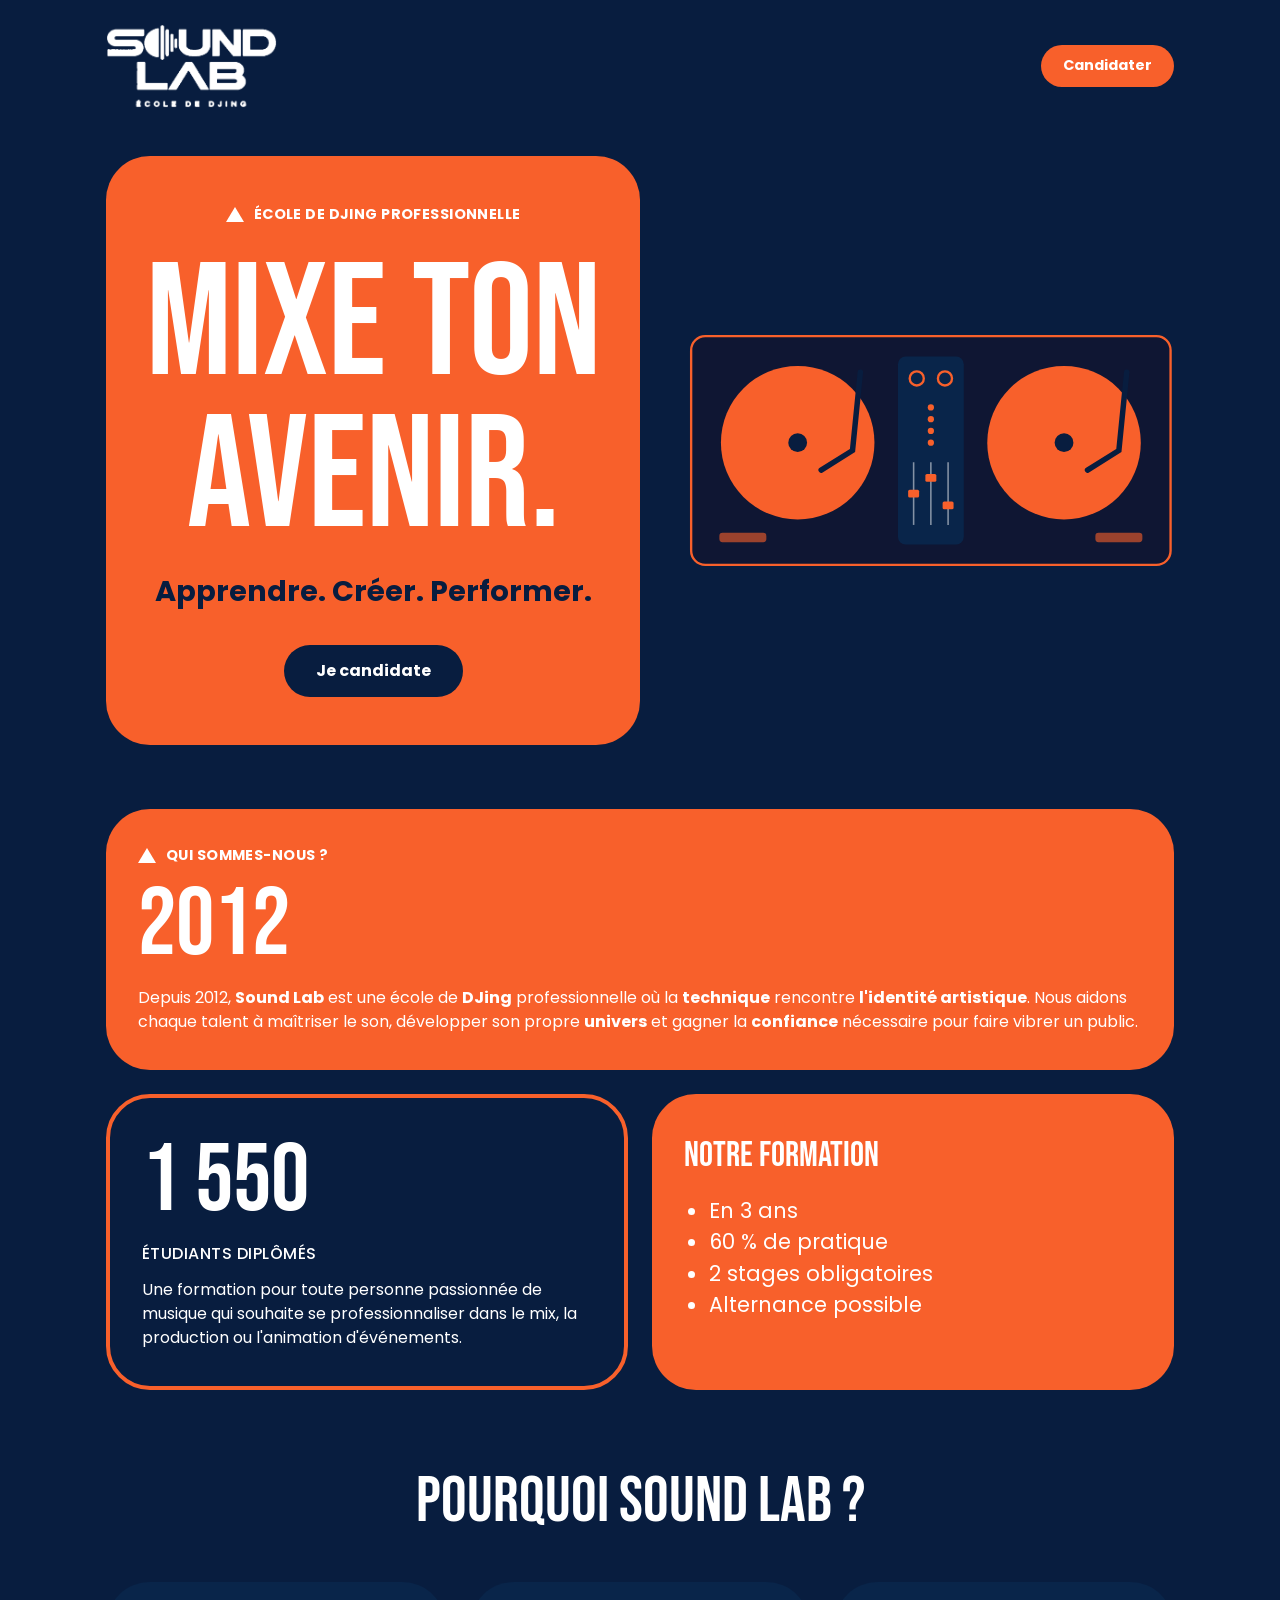
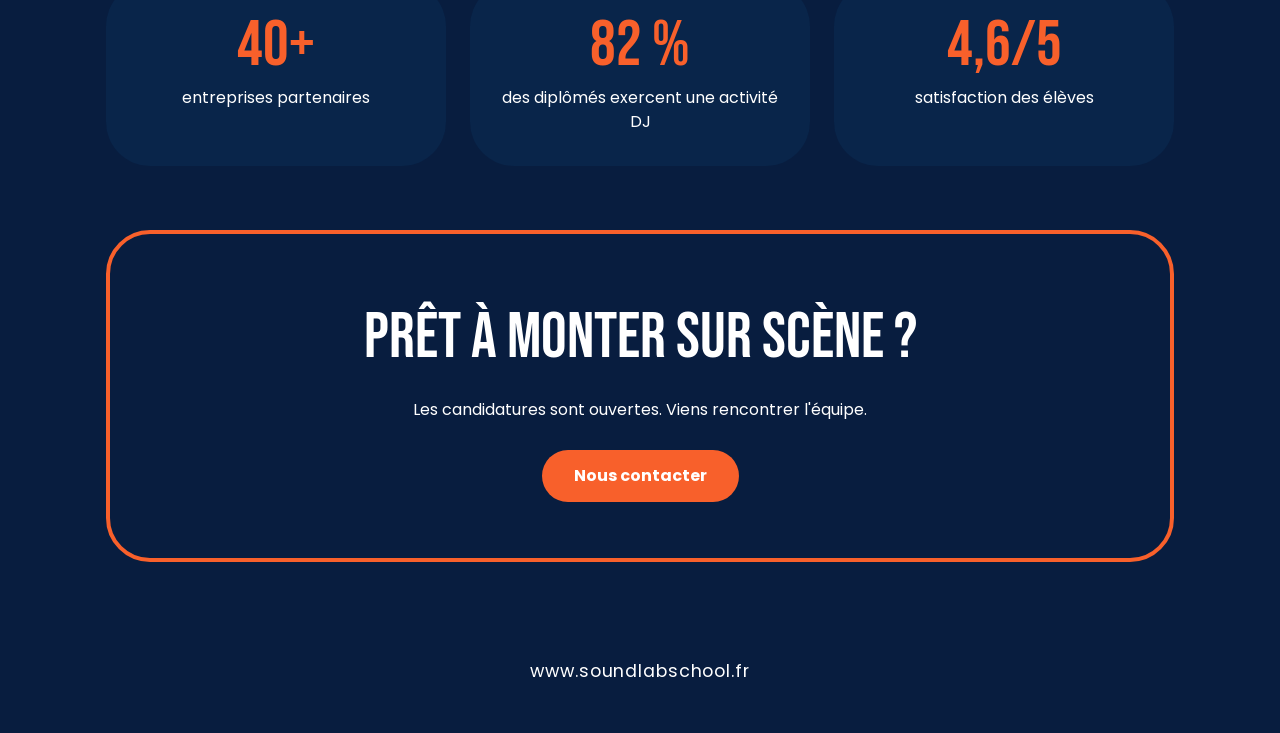
<file: index.html>
<!doctype html>
<html lang="fr">
<head>
  <meta charset="utf-8">
  <meta name="viewport" content="width=device-width, initial-scale=1">
  <title>Sound Lab — École de DJing</title>
  <meta name="description" content="Sound Lab, école de DJing professionnelle depuis 2012. Formation en 3 ans, 60 % de pratique, alternance possible.">
  <link rel="preconnect" href="https://fonts.googleapis.com">
  <link rel="preconnect" href="https://fonts.gstatic.com" crossorigin>
  <link href="https://fonts.googleapis.com/css2?family=Bebas+Neue&family=Poppins:wght@400;500;700&display=swap" rel="stylesheet">
  <link rel="stylesheet" href="style.css?v=3">
</head>
<body>

  <header class="nav">
    <a href="#" class="logo" aria-label="Sound Lab, accueil">
      <img src="img/logo-soundlab-blanc.png" alt="Sound Lab, école de DJing" width="130" height="64">
    </a>
    <a href="#contact" class="btn btn-small">Candidater</a>
  </header>

  <main>
    <!-- HERO -->
    <section class="hero">
      <div class="hero-card">
        <p class="eyebrow"><span class="tri" aria-hidden="true"></span>École de DJing professionnelle</p>
        <h1>Mixe ton<br>avenir.</h1>
        <p class="tagline">Apprendre. Créer. Performer.</p>
        <a href="#contact" class="btn btn-dark">Je candidate</a>
      </div>

      <!-- Illustration platine (SVG original) -->
      <svg class="decks" viewBox="0 0 620 300" role="img" aria-label="Illustration d'une double platine DJ">
        <rect x="4" y="4" width="612" height="292" rx="18" fill="#0f1633" stroke="#f8602b" stroke-width="3"/>
        <g>
          <circle cx="140" cy="140" r="98" fill="#f8602b"/>
          <circle cx="140" cy="140" r="12" fill="#081d3f"/>
          <path d="M220 50 L210 150 L170 175" fill="none" stroke="#081d3f" stroke-width="7" stroke-linecap="round"/>
          <rect x="40" y="255" width="60" height="12" rx="4" fill="#f8602b" opacity=".6"/>
        </g>
        <g>
          <rect x="268" y="30" width="84" height="240" rx="10" fill="#09254a"/>
          <circle cx="292" cy="58" r="9" fill="none" stroke="#f8602b" stroke-width="3"/>
          <circle cx="328" cy="58" r="9" fill="none" stroke="#f8602b" stroke-width="3"/>
          <g fill="#f8602b">
            <circle cx="310" cy="95" r="4"/><circle cx="310" cy="110" r="4"/><circle cx="310" cy="125" r="4"/><circle cx="310" cy="140" r="4"/>
          </g>
          <g stroke="#ffffff" stroke-width="2" opacity=".5">
            <line x1="288" y1="165" x2="288" y2="245"/><line x1="310" y1="165" x2="310" y2="245"/><line x1="332" y1="165" x2="332" y2="245"/>
          </g>
          <g fill="#f8602b">
            <rect x="281" y="200" width="14" height="10" rx="2"/><rect x="303" y="180" width="14" height="10" rx="2"/><rect x="325" y="215" width="14" height="10" rx="2"/>
          </g>
        </g>
        <g>
          <circle cx="480" cy="140" r="98" fill="#f8602b"/>
          <circle cx="480" cy="140" r="12" fill="#081d3f"/>
          <path d="M560 50 L550 150 L510 175" fill="none" stroke="#081d3f" stroke-width="7" stroke-linecap="round"/>
          <rect x="520" y="255" width="60" height="12" rx="4" fill="#f8602b" opacity=".6"/>
        </g>
      </svg>
    </section>

    <!-- QUI SOMMES-NOUS -->
    <section class="grid">
      <article class="card card-orange card-wide">
        <p class="eyebrow"><span class="tri" aria-hidden="true"></span>Qui sommes-nous ?</p>
        <p class="big">2012</p>
        <p>Depuis 2012, <strong>Sound Lab</strong> est une école de <strong>DJing</strong> professionnelle où la <strong>technique</strong> rencontre <strong>l'identité artistique</strong>. Nous aidons chaque talent à maîtriser le son, développer son propre <strong>univers</strong> et gagner la <strong>confiance</strong> nécessaire pour faire vibrer un public.</p>
      </article>

      <article class="card card-outline">
        <p class="big">1 550</p>
        <p class="label">étudiants diplômés</p>
        <p>Une formation pour toute personne passionnée de musique qui souhaite se professionnaliser dans le mix, la production ou l'animation d'événements.</p>
      </article>

      <article class="card card-orange">
        <h2>Notre formation</h2>
        <ul>
          <li>En 3 ans</li>
          <li>60 % de pratique</li>
          <li>2 stages obligatoires</li>
          <li>Alternance possible</li>
        </ul>
      </article>
    </section>

    <!-- POURQUOI -->
    <section class="why">
      <h2>Pourquoi Sound Lab ?</h2>
      <div class="stats">
        <div class="stat"><span class="stat-num">40+</span><span>entreprises partenaires</span></div>
        <div class="stat"><span class="stat-num">82 %</span><span>des diplômés exercent une activité DJ</span></div>
        <div class="stat"><span class="stat-num">4,6/5</span><span>satisfaction des élèves</span></div>
      </div>
    </section>

    <!-- CTA -->
    <section class="cta" id="contact">
      <h2>Prêt à monter sur scène ?</h2>
      <p>Les candidatures sont ouvertes. Viens rencontrer l'équipe.</p>
      <a href="mailto:contact@soundlabschool.fr" class="btn">Nous contacter</a>
    </section>
  </main>

  <footer class="footer">
    <p>www.soundlabschool.fr</p>
  </footer>

</body>
</html>
</file>
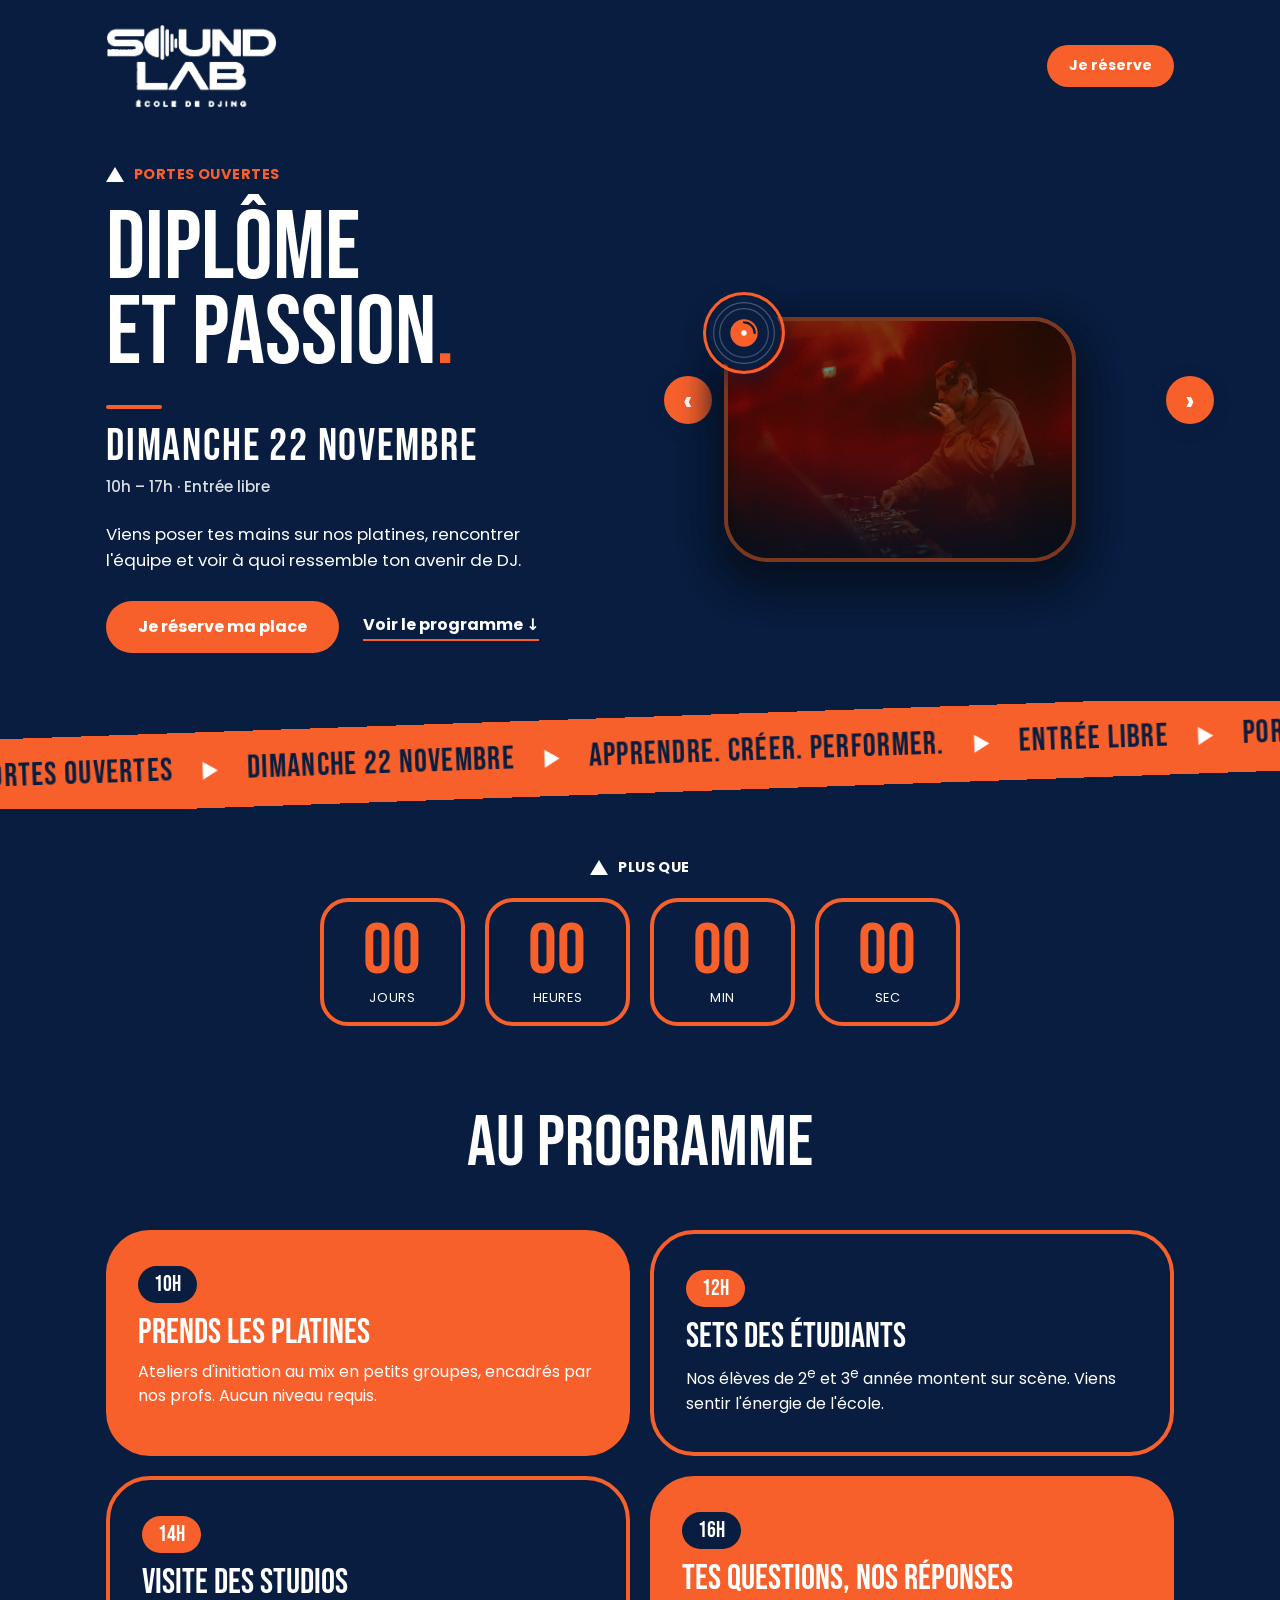
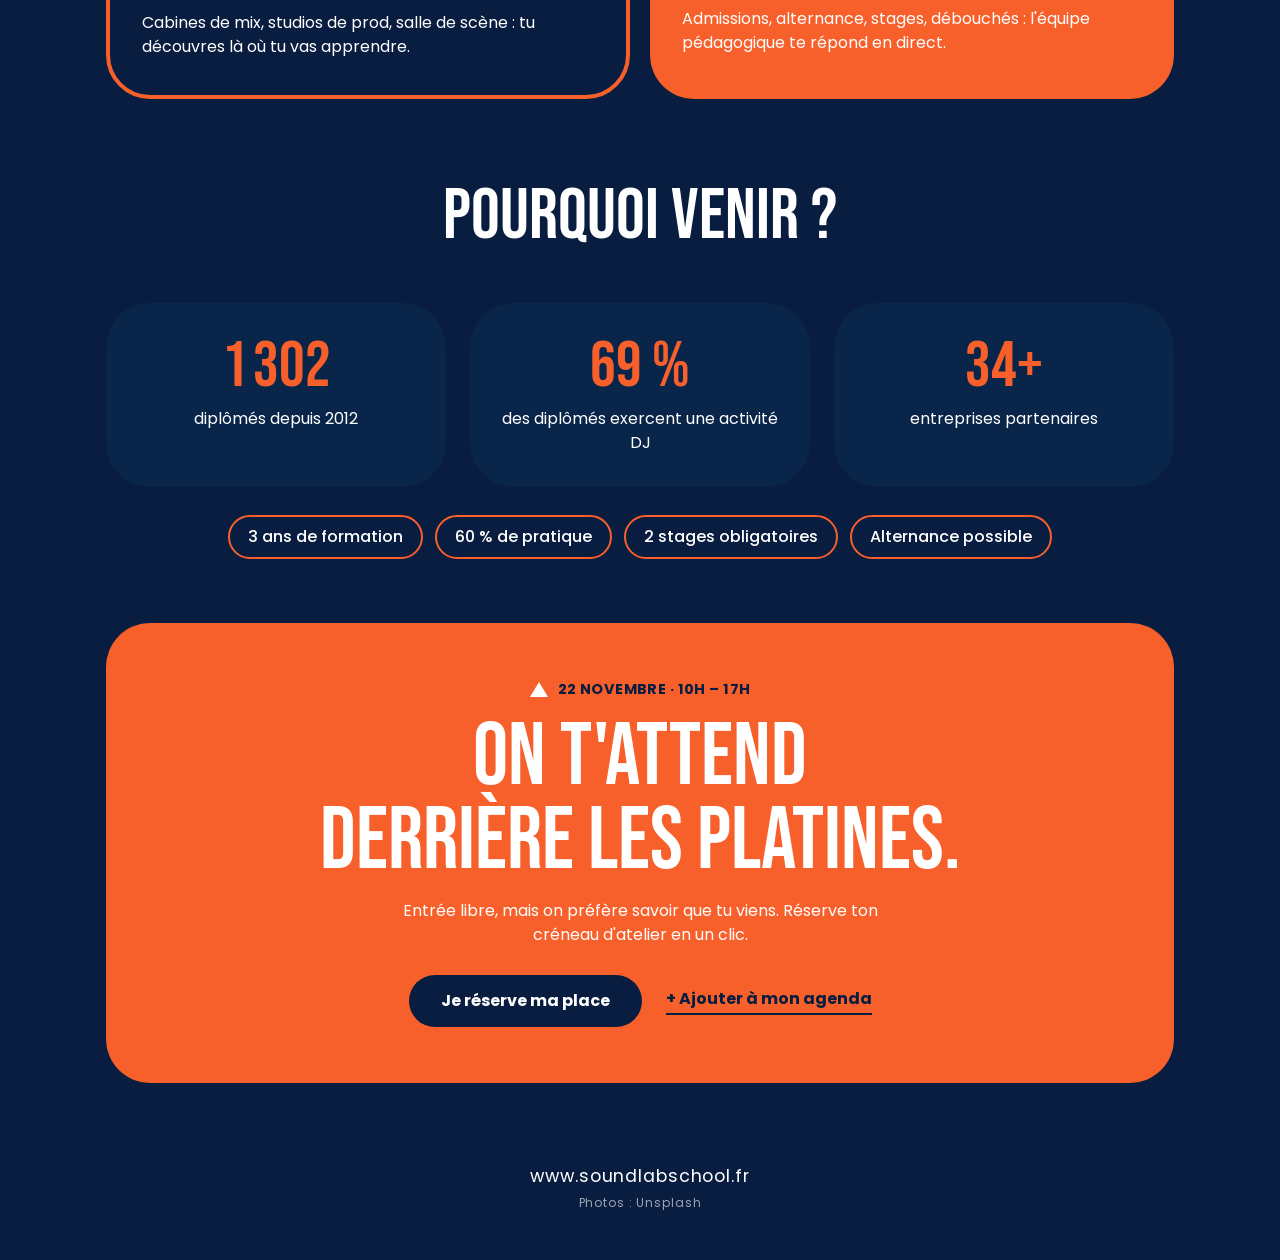
<file: portes-ouvertes.html>
<!doctype html>
<html lang="fr">
<head>
  <meta charset="utf-8">
  <meta name="viewport" content="width=device-width, initial-scale=1">
  <title>Portes ouvertes le 22 novembre — Sound Lab · Diplôme et passion</title>
  <meta name="description" content="Portes ouvertes Sound Lab le dimanche 22 novembre : viens mixer sur nos platines, rencontrer les profs et les étudiants, tout savoir sur la formation DJ en 3 ans.">
  <link rel="preconnect" href="https://fonts.googleapis.com">
  <link rel="preconnect" href="https://fonts.gstatic.com" crossorigin>
  <link href="https://fonts.googleapis.com/css2?family=Bebas+Neue&family=Poppins:wght@400;500;700&display=swap" rel="stylesheet">
  <link rel="stylesheet" href="style.css?v=9">
  <link rel="stylesheet" href="portes-ouvertes.css?v=9">
</head>
<body class="po">

  <header class="nav">
    <a href="index.html" class="logo" aria-label="Sound Lab, accueil">
      <img src="img/logo-soundlab-blanc.png" alt="Sound Lab, école de DJing" width="130" height="64">
    </a>
    <a href="#reserver" class="btn btn-small">Je réserve</a>
  </header>

  <main>
    <!-- HERO -->
    <section class="po-hero">
      <div class="po-hero-text">
        <p class="eyebrow po-in" style="--d:0"><span class="tri" aria-hidden="true"></span>Portes ouvertes</p>
        <h1 class="po-title">
          <span class="po-line po-in" style="--d:1">Diplôme</span>
          <span class="po-line po-in" style="--d:2">et passion<span class="po-dot">.</span></span>
        </h1>
        <p class="po-date po-in" style="--d:3">
          <span class="po-date-main">Dimanche 22 novembre</span>
          <span class="po-date-hours">10h – 17h · Entrée libre</span>
        </p>
        <p class="po-sub po-in" style="--d:4">Viens poser tes mains sur nos platines, rencontrer l'équipe et voir à quoi ressemble ton avenir de DJ.</p>
        <div class="po-actions po-in" style="--d:5">
          <a href="#reserver" class="btn po-pulse">Je réserve ma place</a>
          <a href="#programme" class="po-link">Voir le programme ↓</a>
        </div>
      </div>

      <!-- Carrousel en pile de cartes (photos étudiants) + vinyle qui tourne à chaque changement -->
      <div class="po-carousel po-in" style="--d:2" aria-roledescription="carrousel" aria-label="Nos étudiants en images">
        <button type="button" class="po-nav po-prev" aria-label="Photo précédente">‹</button>
        <div class="po-stack" tabindex="0" aria-live="polite">
          <figure class="po-card">
            <img src="img/carrousel/etudiant-1.jpg" alt="DJ sur scène sous un projecteur rouge" width="1200" height="900" draggable="false">
            <figcaption>Sets étudiants</figcaption>
          </figure>
          <figure class="po-card">
            <img src="img/carrousel/etudiant-2.jpg" alt="DJ qui mixe devant une lumière rouge" width="1200" height="900" draggable="false">
            <figcaption>Ateliers mix</figcaption>
          </figure>
          <figure class="po-card">
            <img src="img/carrousel/etudiant-3.jpg" alt="DJ qui mixe pendant une soirée" width="1200" height="900" draggable="false">
            <figcaption>Studios équipés</figcaption>
          </figure>
          <figure class="po-card">
            <img src="img/carrousel/etudiant-4.jpg" alt="DJ sur scène dans la fumée et les lumières rouges" width="1200" height="900" draggable="false">
            <figcaption>Événements partenaires</figcaption>
          </figure>
          <svg class="po-vinyl-badge" viewBox="0 0 100 100" aria-hidden="true">
            <circle cx="50" cy="50" r="48" fill="#081d3f"/>
            <circle cx="50" cy="50" r="40" fill="none" stroke="#ffffff" stroke-width="1.5" opacity=".25"/>
            <circle cx="50" cy="50" r="32" fill="none" stroke="#ffffff" stroke-width="1.5" opacity=".25"/>
            <circle cx="50" cy="50" r="18" fill="#f8602b"/>
            <path d="M50 36 A14 14 0 0 1 64 50" fill="none" stroke="#081d3f" stroke-width="3" stroke-linecap="round"/>
            <circle cx="50" cy="50" r="3.5" fill="#ffffff"/>
          </svg>
        </div>
        <button type="button" class="po-nav po-next" aria-label="Photo suivante">›</button>
        <div class="po-dots" role="tablist" aria-label="Choisir une photo"></div>
      </div>
    </section>

    <!-- BANDEAU DÉFILANT -->
    <div class="po-marquee-wrap" aria-hidden="true">
    <div class="po-marquee">
      <div class="po-marquee-track">
        <span>Portes ouvertes</span><span class="tri"></span>
        <span>Dimanche 22 novembre</span><span class="tri"></span>
        <span>Apprendre. Créer. Performer.</span><span class="tri"></span>
        <span>Entrée libre</span><span class="tri"></span>
        <span>Portes ouvertes</span><span class="tri"></span>
        <span>Dimanche 22 novembre</span><span class="tri"></span>
        <span>Apprendre. Créer. Performer.</span><span class="tri"></span>
        <span>Entrée libre</span><span class="tri"></span>
      </div>
    </div>
    </div>

    <!-- COMPTE À REBOURS -->
    <section class="po-countdown po-reveal" aria-label="Compte à rebours jusqu'aux portes ouvertes">
      <p class="eyebrow"><span class="tri" aria-hidden="true"></span>Plus que</p>
      <div class="po-timer" data-target="2026-11-22T10:00:00+01:00">
        <div><span class="po-timer-num" data-unit="d">--</span><span>jours</span></div>
        <div><span class="po-timer-num" data-unit="h">--</span><span>heures</span></div>
        <div><span class="po-timer-num" data-unit="m">--</span><span>min</span></div>
        <div><span class="po-timer-num" data-unit="s">--</span><span>sec</span></div>
      </div>
    </section>

    <!-- PROGRAMME -->
    <section class="po-programme" id="programme">
      <h2 class="po-h2 po-reveal">Au programme</h2>
      <div class="po-cards">
        <article class="card card-orange po-reveal">
          <span class="po-time">10h</span>
          <h3>Prends les platines</h3>
          <p>Ateliers d'initiation au mix en petits groupes, encadrés par nos profs. Aucun niveau requis.</p>
        </article>
        <article class="card card-outline po-reveal">
          <span class="po-time">12h</span>
          <h3>Sets des étudiants</h3>
          <p>Nos élèves de 2<sup>e</sup> et 3<sup>e</sup> année montent sur scène. Viens sentir l'énergie de l'école.</p>
        </article>
        <article class="card card-outline po-reveal">
          <span class="po-time">14h</span>
          <h3>Visite des studios</h3>
          <p>Cabines de mix, studios de prod, salle de scène : tu découvres là où tu vas apprendre.</p>
        </article>
        <article class="card card-orange po-reveal">
          <span class="po-time">16h</span>
          <h3>Tes questions, nos réponses</h3>
          <p>Admissions, alternance, stages, débouchés : l'équipe pédagogique te répond en direct.</p>
        </article>
      </div>
    </section>

    <!-- CHIFFRES -->
    <section class="po-stats po-reveal">
      <h2 class="po-h2">Pourquoi venir ?</h2>
      <div class="stats">
        <div class="stat"><span class="stat-num" data-count="1550" data-format="space">0</span><span>diplômés depuis 2012</span></div>
        <div class="stat"><span class="stat-num" data-count="82" data-suffix=" %">0</span><span>des diplômés exercent une activité DJ</span></div>
        <div class="stat"><span class="stat-num" data-count="40" data-suffix="+">0</span><span>entreprises partenaires</span></div>
      </div>
      <ul class="po-facts">
        <li>3 ans de formation</li>
        <li>60 % de pratique</li>
        <li>2 stages obligatoires</li>
        <li>Alternance possible</li>
      </ul>
    </section>

    <!-- CTA FINAL -->
    <section class="po-cta po-reveal" id="reserver">
      <p class="eyebrow"><span class="tri" aria-hidden="true"></span>22 novembre · 10h – 17h</p>
      <h2>On t'attend<br>derrière les platines.</h2>
      <p>Entrée libre, mais on préfère savoir que tu viens. Réserve ton créneau d'atelier en un clic.</p>
      <div class="po-actions">
        <a href="mailto:contact@soundlabschool.fr?subject=R%C3%A9servation%20portes%20ouvertes%20du%2022%20novembre" class="btn btn-dark po-pulse">Je réserve ma place</a>
        <button type="button" class="po-link po-link-dark" id="po-ics">+ Ajouter à mon agenda</button>
      </div>
    </section>
  </main>

  <!-- CTA collant mobile -->
  <a href="#reserver" class="po-sticky btn" aria-hidden="true" tabindex="-1">22 nov. · Je réserve</a>

  <footer class="footer">
    <p>www.soundlabschool.fr</p>
    <p class="po-credits">Photos : Unsplash</p>
  </footer>

  <script src="portes-ouvertes.js?v=9" defer></script>
</body>
</html>
</file>
<file: style.css>
/* ===== Sound Lab — DA reprise de l'infographie Canva ===== */
:root {
  --navy: #081d3f;
  --navy-dark: #0f1633;
  --navy-light: #09254a;
  --orange: #f8602b;
  --white: #ffffff;
  --radius: 44px;
  --font-title: "Bebas Neue", Impact, sans-serif;
  --font-body: "Poppins", system-ui, sans-serif;
}

* { box-sizing: border-box; margin: 0; padding: 0; }

body {
  background: var(--navy);
  color: var(--white);
  font-family: var(--font-body);
  line-height: 1.5;
}

a { color: inherit; text-decoration: none; }

main { max-width: 1100px; margin: 0 auto; padding: 0 16px; }

/* ----- Nav ----- */
.nav {
  max-width: 1100px;
  margin: 0 auto;
  padding: 24px 16px;
  display: flex;
  justify-content: space-between;
  align-items: center;
}
.logo { display: block; line-height: 0; }
.logo img { display: block; width: auto; height: 64px; }
.logo-main { font-family: var(--font-title); font-size: 2.2rem; letter-spacing: .08em; }
.logo-sub { font-size: .7rem; letter-spacing: .4em; text-transform: uppercase; opacity: .85; }

/* ----- Boutons ----- */
.btn {
  display: inline-block;
  background: var(--orange);
  color: var(--white);
  font-weight: 700;
  padding: 14px 32px;
  border-radius: 999px;
  transition: transform .15s ease, opacity .15s ease;
}
.btn:hover { transform: translateY(-2px); opacity: .9; }
.btn-small { padding: 10px 22px; font-size: .9rem; }
.btn-dark { background: var(--navy); }

/* ----- Eyebrow + triangle (repris de l'infographie) ----- */
.eyebrow {
  display: flex; align-items: center; gap: 10px;
  font-weight: 700; font-size: .9rem; text-transform: uppercase; letter-spacing: .03em;
}
.tri {
  width: 0; height: 0;
  border-left: 9px solid transparent;
  border-right: 9px solid transparent;
  border-bottom: 15px solid var(--white);
}

/* ----- Hero ----- */
.hero { padding: 24px 0 64px; display: grid; gap: 48px; }
.hero-card {
  background: var(--orange);
  border-radius: var(--radius);
  padding: 48px 32px;
  text-align: center;
}
.hero-card .eyebrow { justify-content: center; }
.hero h1 {
  font-family: var(--font-title);
  font-weight: 400;
  font-size: clamp(4.5rem, 16vw, 10rem);
  line-height: .95;
  margin: 24px 0 16px;
}
.tagline { color: var(--navy); font-weight: 700; font-size: clamp(1.2rem, 3vw, 1.8rem); margin-bottom: 32px; }
.decks { width: 100%; max-width: 620px; margin: 0 auto; display: block; }

/* ----- Grille de cartes ----- */
.grid {
  display: grid;
  grid-template-columns: 1fr;
  gap: 24px;
  padding-bottom: 64px;
}
.card { border-radius: var(--radius); padding: 36px 32px; }
.card-orange { background: var(--orange); }
.card-outline { border: 4px solid var(--orange); }
.card p + p { margin-top: 12px; }
.big { font-family: var(--font-title); font-size: 6rem; line-height: 1; }
.label { font-weight: 500; text-transform: uppercase; letter-spacing: .03em; }
.card h2 { font-family: var(--font-title); font-weight: 400; font-size: 2.2rem; margin-bottom: 12px; }
.card ul { padding-left: 1.2em; font-size: 1.3rem; }

/* ----- Pourquoi ----- */
.why { padding-bottom: 64px; text-align: center; }
.why h2, .cta h2 { font-family: var(--font-title); font-weight: 400; font-size: clamp(2.5rem, 7vw, 4rem); margin-bottom: 32px; }
.stats { display: grid; grid-template-columns: 1fr; gap: 24px; }
.stat {
  background: var(--navy-light);
  border-radius: var(--radius);
  padding: 32px 24px;
  display: flex; flex-direction: column; gap: 8px;
}
.stat-num { font-family: var(--font-title); font-size: 4rem; color: var(--orange); line-height: 1; }

/* ----- CTA ----- */
.cta {
  border: 4px solid var(--orange);
  border-radius: var(--radius);
  padding: 56px 24px;
  text-align: center;
  margin-bottom: 64px;
}
.cta h2 { margin-bottom: 12px; }
.cta p { margin-bottom: 28px; }

/* ----- Footer ----- */
.footer { text-align: center; padding: 32px 16px 48px; letter-spacing: .05em; font-size: 1.1rem; }

/* ----- Desktop ----- */
@media (min-width: 800px) {
  .logo img { height: 84px; }
  .hero { grid-template-columns: 1.1fr 1fr; align-items: center; }
  .grid { grid-template-columns: 1fr 1fr; }
  .card-wide { grid-column: 1 / -1; }
  .stats { grid-template-columns: repeat(3, 1fr); }
}
</file>
<file: portes-ouvertes.css>
/* ===== Sound Lab — Landing campagne Portes ouvertes =====
   S'appuie sur style.css (variables, nav, boutons, cartes, stats, footer). */

.po { overflow-x: hidden; }

/* ----- Apparition au chargement ----- */
.po-in {
  opacity: 0;
  transform: translateY(24px);
  animation: po-rise .8s cubic-bezier(.2, .8, .2, 1) forwards;
  animation-delay: calc(var(--d, 0) * 120ms + 100ms);
}
@keyframes po-rise { to { opacity: 1; transform: none; } }

/* ----- Apparition au scroll (classe ajoutée en JS) ----- */
.js .po-reveal {
  opacity: 0;
  transform: translateY(40px);
  transition: opacity .7s ease, transform .7s cubic-bezier(.2, .8, .2, 1);
}
.js .po-reveal.is-visible { opacity: 1; transform: none; }
.po-cards .po-reveal:nth-child(2) { transition-delay: .1s; }
.po-cards .po-reveal:nth-child(3) { transition-delay: .2s; }
.po-cards .po-reveal:nth-child(4) { transition-delay: .3s; }

/* ----- Hero ----- */
.po-hero { padding: 16px 0 48px; display: grid; gap: 40px; align-items: center; }
.po-hero-text { text-align: center; }
.po-hero-text .eyebrow { justify-content: center; color: var(--orange); }

.po-title {
  font-family: var(--font-title);
  font-weight: 400;
  font-size: clamp(4rem, 19vw, 9.5rem);
  line-height: .88;
  margin: 20px 0 28px;
}
.po-line { display: block; }
.po-dot { color: var(--orange); }

/* Date : information, pas un bouton */
.po-date { display: flex; flex-direction: column; align-items: center; gap: 6px; }
.po-date::before {
  content: "";
  width: 56px; height: 4px;
  background: var(--orange);
  border-radius: 2px;
  margin-bottom: 10px;
}
.po-date-main {
  font-family: var(--font-title);
  font-size: clamp(2rem, 8vw, 2.8rem);
  line-height: 1;
  letter-spacing: .04em;
}
.po-date-hours { font-size: .95rem; font-weight: 500; opacity: .85; }

.po-sub { max-width: 30em; margin: 24px auto 28px; font-size: 1.05rem; }

.po-actions { display: flex; flex-wrap: wrap; gap: 16px 24px; align-items: center; justify-content: center; }
.po-link {
  font: inherit; font-weight: 700;
  background: none; border: 0; color: inherit; cursor: pointer;
  border-bottom: 2px solid var(--orange);
  padding-bottom: 2px;
}
.po-link-dark { border-bottom-color: var(--navy); color: var(--navy); }

/* Bouton qui « bat » comme un kick */
.po-pulse { position: relative; }
.po-pulse::after {
  content: "";
  position: absolute; inset: 0;
  border-radius: inherit;
  color: var(--orange);
  animation: po-ring 1.8s ease-out infinite;
}
.btn-dark.po-pulse::after { color: var(--navy); }
@keyframes po-ring {
  0% { box-shadow: 0 0 0 0 currentColor; opacity: .7; }
  100% { box-shadow: 0 0 0 16px transparent; opacity: 0; }
}

/* ----- Platine animée ----- */
.po-carousel {
  --depth: 26px;                 /* décalage entre deux cartes de la pile */
  display: grid;
  grid-template-columns: auto 1fr auto;
  align-items: center;
  gap: 8px 12px;
  width: 100%; max-width: 640px; margin: 0 auto;
}
.po-stack {
  position: relative;
  grid-column: 2;
  aspect-ratio: 4 / 3;
  outline: none;
  touch-action: pan-y;
  cursor: grab;
  user-select: none;
}
.po-stack.is-dragging { cursor: grabbing; }
.po-card {
  position: absolute;
  left: 0; bottom: 0;
  width: calc(100% - var(--depth) * 3);
  height: calc(100% - var(--depth) * 3);
  margin: 0;
  border: 4px solid var(--orange);
  border-radius: var(--radius);
  overflow: hidden;
  background: var(--navy-dark);
  box-shadow: 0 18px 40px rgba(8, 29, 63, .55);
  transform-origin: top right;
  /* --k = position dans la pile (0 = devant) */
  transform: translate(calc(var(--k, 0) * var(--depth)), calc(var(--k, 0) * var(--depth) * -1)) scale(calc(1 - var(--k, 0) * .04));
  z-index: calc(10 - var(--k, 0));
  transition: transform .55s cubic-bezier(.2, .8, .2, 1), opacity .45s ease, filter .45s ease;
}
.po-card:not(.is-front) { filter: brightness(.55) saturate(.8); }
.po-card.is-out {
  z-index: 20;
  opacity: 0;
  transform: translate(-60%, 8%) rotate(-10deg);
}
.po-card img {
  display: block; width: 100%; height: 100%;
  object-fit: cover;
  pointer-events: none;
}
.po-card::after {
  content: "";
  position: absolute; inset: 50% 0 0;
  background: linear-gradient(transparent, rgba(8, 29, 63, .85));
  pointer-events: none;
}
.po-card figcaption {
  position: absolute; left: 24px; bottom: 20px; z-index: 1;
  font-family: var(--font-title);
  font-size: 2rem;
  line-height: 1;
}
.po-card:not(.is-front) figcaption { opacity: 0; }

/* Vinyle en haut à gauche de la carte de devant : fait un tour à chaque changement */
.po-vinyl-badge {
  position: absolute; z-index: 30;
  top: calc(var(--depth) * 3 - 22px); left: -18px;
  width: 76px; height: 76px;
  border-radius: 50%;
  box-shadow: 0 0 0 3px var(--orange), 0 8px 20px rgba(8, 29, 63, .6);
  transform: rotate(var(--spin, 0deg));
  transition: transform 1s cubic-bezier(.3, .7, .3, 1);
  pointer-events: none;
}

.po-nav {
  width: 48px; height: 48px;
  border: 0; border-radius: 50%;
  background: var(--orange); color: var(--white);
  font: 700 1.8rem/1 var(--font-body);
  cursor: pointer;
  box-shadow: 0 4px 14px rgba(8, 29, 63, .5);
  transition: transform .15s ease;
}
.po-nav:hover { transform: scale(1.08); }
.po-prev { grid-column: 1; }
.po-next { grid-column: 3; }
.po-dots {
  grid-column: 1 / -1;
  display: flex; justify-content: center; gap: 8px;
  margin-top: 8px;
}
.po-dots button {
  width: 10px; height: 10px; padding: 0;
  border: 2px solid var(--white); border-radius: 999px;
  background: transparent;
  cursor: pointer;
  transition: width .3s ease, background .3s ease;
}
.po-dots button[aria-selected="true"] { width: 28px; background: var(--orange); border-color: var(--orange); }

/* Mobile : flèches sous la pile, de part et d'autre des points */
@media (max-width: 599px) {
  .po-carousel { --depth: 14px; grid-template-columns: auto 1fr auto; }
  .po-stack { grid-column: 1 / -1; grid-row: 1; margin-left: 14px; }
  .po-prev, .po-next { grid-row: 2; width: 44px; height: 44px; }
  .po-dots { grid-column: 2; grid-row: 2; margin-top: 0; }
  .po-card figcaption { font-size: 1.6rem; }
  .po-vinyl-badge { width: 60px; height: 60px; left: -14px; }
}
.po-credits { font-size: .75rem; opacity: .6; margin-top: 4px; }
/* ----- Bandeau défilant ----- */
.po-marquee-wrap { overflow: hidden; margin: 0 calc(50% - 50vw) 48px; padding: 16px 0; }
.po-marquee {
  margin: 0 -24px;
  background: var(--orange);
  color: var(--navy);
  overflow: hidden;
  transform: rotate(-2deg);
  padding: 14px 0;
}
.po-marquee-track {
  display: flex; align-items: center; gap: 28px;
  width: max-content;
  font-family: var(--font-title);
  font-size: 2rem;
  letter-spacing: .04em;
  white-space: nowrap;
  animation: po-marquee 22s linear infinite;
}
.po-marquee .tri { border-bottom-color: var(--white); transform: rotate(90deg); }
@keyframes po-marquee { to { transform: translateX(-50%); } }

/* ----- Compte à rebours ----- */
.po-countdown { text-align: center; padding-bottom: 64px; }
.po-countdown .eyebrow { justify-content: center; margin-bottom: 20px; }
.po-timer { display: grid; grid-template-columns: repeat(4, 1fr); gap: 10px; max-width: 640px; margin: 0 auto; }
.po-timer > div {
  border: 4px solid var(--orange);
  border-radius: 28px;
  padding: 14px 4px;
  display: flex; flex-direction: column;
  font-size: .8rem; text-transform: uppercase; letter-spacing: .05em;
}
.po-timer-num { font-family: var(--font-title); font-size: clamp(2.6rem, 11vw, 4.5rem); line-height: 1; color: var(--orange); }

/* ----- Programme ----- */
.po-h2 {
  font-family: var(--font-title);
  font-weight: 400;
  font-size: clamp(2.8rem, 9vw, 4.5rem);
  text-align: center;
  margin-bottom: 32px;
}
.po-programme { padding-bottom: 64px; }
.po-cards { display: grid; gap: 20px; }
.po-cards .card { transition: opacity .7s ease, transform .7s cubic-bezier(.2, .8, .2, 1); }
.po-cards .card:hover { transform: translateY(-6px) rotate(-1deg); }
.po-time {
  display: inline-block;
  font-family: var(--font-title);
  font-size: 1.4rem;
  padding: 2px 16px;
  border-radius: 999px;
  margin-bottom: 12px;
}
.card-orange .po-time { background: var(--navy); }
.card-outline .po-time { background: var(--orange); }
.po-cards h3 { font-family: var(--font-title); font-weight: 400; font-size: 2.2rem; line-height: 1; margin-bottom: 10px; }

/* ----- Chiffres ----- */
.po-stats { padding-bottom: 64px; text-align: center; }
.po-facts {
  list-style: none;
  display: flex; flex-wrap: wrap; justify-content: center; gap: 12px;
  margin-top: 28px;
}
.po-facts li {
  border: 2px solid var(--orange);
  border-radius: 999px;
  padding: 8px 18px;
  font-weight: 500;
}

/* ----- CTA final ----- */
.po-cta {
  background: var(--orange);
  border-radius: var(--radius);
  padding: 56px 24px;
  text-align: center;
  margin-bottom: 48px;
}
.po-cta .eyebrow { justify-content: center; color: var(--navy); }
.po-cta h2 {
  font-family: var(--font-title);
  font-weight: 400;
  font-size: clamp(3rem, 11vw, 5.5rem);
  line-height: .95;
  margin: 16px 0;
}
.po-cta > p:not(.eyebrow) { max-width: 30em; margin: 0 auto 28px; }

/* ----- CTA collant (mobile) ----- */
.po-sticky {
  position: fixed;
  left: 16px; right: 16px; bottom: 16px;
  text-align: center;
  z-index: 10;
  box-shadow: 0 10px 30px rgba(8, 29, 63, .6);
  transform: translateY(140%);
  transition: transform .35s ease;
}
.po-sticky.is-shown { transform: none; }

/* ----- Desktop ----- */
@media (min-width: 800px) {
  .po-hero { grid-template-columns: 1fr 1.15fr; padding-top: 32px; }
  .po-carousel { max-width: 720px; margin: 0 0 0 auto; }
  .po-title { font-size: clamp(4rem, 7.6vw, 7.5rem); }
  .po-line { white-space: nowrap; }
  .po-hero-text { text-align: left; }
  .po-hero-text .eyebrow { justify-content: flex-start; }
  .po-date { align-items: flex-start; }
  .po-sub { margin-left: 0; }
  .po-actions { justify-content: flex-start; }
  .po-cta .po-actions { justify-content: center; }
  .po-cards { grid-template-columns: 1fr 1fr; }
  .po-timer { gap: 20px; }
  .po-sticky { display: none; }
}

/* ----- Accessibilité : mouvement réduit ----- */
/* Grand écran : le carrousel déborde un peu vers la droite */
@media (min-width: 1200px) {
  .po-carousel { margin-right: -40px; }
}

@media (prefers-reduced-motion: reduce) {
  *, *::before, *::after {
    animation-duration: .01ms !important;
    animation-iteration-count: 1 !important;
    transition-duration: .01ms !important;
  }
  .po-in, .js .po-reveal { opacity: 1; transform: none; }
}
</file>
